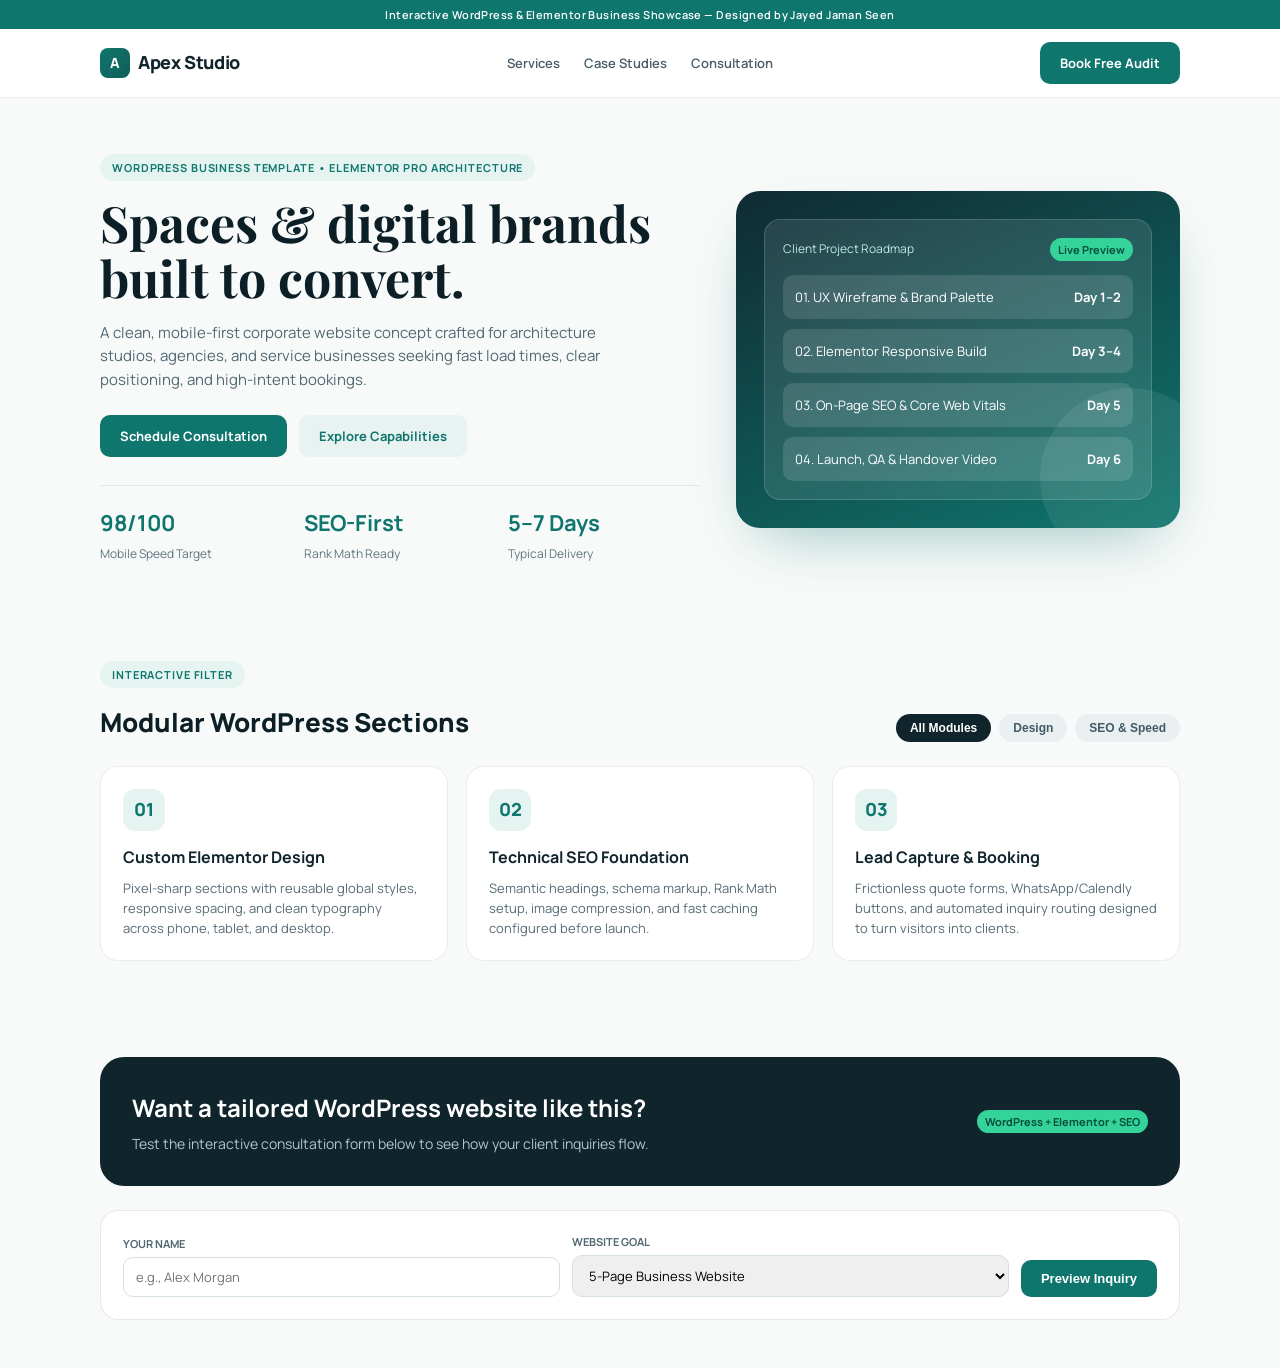
<file: demos/apex-agency.html>
<!DOCTYPE html>
<html lang="en">
<head>
  <meta charset="utf-8">
  <meta name="viewport" content="width=device-width, initial-scale=1.0">
  <title>Apex Architecture &amp; Build — WordPress Business Showcase</title>
  <link rel="preconnect" href="https://fonts.googleapis.com">
  <link rel="preconnect" href="https://fonts.gstatic.com" crossorigin>
  <link href="https://fonts.googleapis.com/css2?family=Manrope:wght@400;500;600;700;800&family=Playfair+Display:wght@600;700&display=swap" rel="stylesheet">
  <style>
    * { box-sizing: border-box; margin: 0; padding: 0; }
    body { font-family: 'Manrope', sans-serif; color: #10242c; background: #f8faf9; line-height: 1.55; }
    .demo-ribbon { background: #0f766e; color: #fff; font-size: 11px; text-align: center; padding: 6px 12px; letter-spacing: .04em; font-weight: 600; }
    header { position: sticky; top: 0; z-index: 20; background: rgba(255,255,255,.94); backdrop-filter: blur(10px); border-bottom: 1px solid rgba(16,36,44,.08); }
    .wrap { max-width: 1120px; margin: 0 auto; padding: 0 20px; }
    .nav { height: 68px; display: flex; align-items: center; justify-content: space-between; gap: 16px; }
    .logo { font-weight: 800; font-size: 18px; letter-spacing: -.02em; display: flex; align-items: center; gap: 8px; color: #10242c; text-decoration: none; }
    .logo-mark { width: 30px; height: 30px; border-radius: 8px; background: linear-gradient(135deg,#0f766e,#115e59); color: #fff; display: grid; place-items: center; font-size: 14px; }
    .nav-links { display: flex; gap: 24px; font-size: 13px; font-weight: 600; color: #475d67; }
    .nav-links a { text-decoration: none; color: inherit; }
    .nav-links a:hover { color: #0f766e; }
    .btn { display: inline-flex; align-items: center; justify-content: center; gap: 8px; padding: 11px 20px; border-radius: 10px; font-size: 13px; font-weight: 700; text-decoration: none; border: none; cursor: pointer; transition: .2s ease; }
    .btn-primary { background: #0f766e; color: #fff; }
    .btn-primary:hover { background: #0b5d57; transform: translateY(-1px); }
    .btn-ghost { background: #e8f2f0; color: #0f766e; }
    .btn-ghost:hover { background: #d6eae6; }
    .hero { padding: 56px 0 48px; display: grid; grid-template-columns: 1.15fr .85fr; gap: 36px; align-items: center; }
    .eyebrow { display: inline-block; padding: 5px 12px; border-radius: 999px; background: #e6f4f1; color: #0f766e; font-size: 11px; font-weight: 700; text-transform: uppercase; letter-spacing: .08em; margin-bottom: 14px; }
    h1 { font-family: 'Playfair Display', serif; font-size: clamp(32px, 4.4vw, 50px); line-height: 1.1; color: #0c1f26; margin-bottom: 16px; }
    .hero p { color: #526872; font-size: 15px; max-width: 520px; margin-bottom: 24px; }
    .hero-actions { display: flex; flex-wrap: wrap; gap: 12px; margin-bottom: 28px; }
    .metrics { display: grid; grid-template-columns: repeat(3, 1fr); gap: 12px; border-top: 1px solid rgba(16,36,44,.08); padding-top: 20px; }
    .metric strong { display: block; font-size: 22px; color: #0f766e; }
    .metric span { font-size: 12px; color: #5f7580; }
    .hero-card { background: linear-gradient(155deg, #102a33, #0f766e); color: #fff; border-radius: 24px; padding: 28px; box-shadow: 0 24px 60px -24px rgba(15,118,110,.45); position: relative; overflow: hidden; }
    .hero-card::after { content: ""; position: absolute; right: -40px; bottom: -40px; width: 180px; height: 180px; border-radius: 50%; background: rgba(255,255,255,.08); }
    .mockup-window { background: rgba(255,255,255,.1); border: 1px solid rgba(255,255,255,.16); border-radius: 16px; padding: 18px; backdrop-filter: blur(8px); }
    .status-row { display: flex; justify-content: space-between; align-items: center; margin-bottom: 14px; font-size: 12px; color: #bceae3; }
    .plan-grid { display: grid; gap: 10px; }
    .plan-item { background: rgba(255,255,255,.12); border-radius: 10px; padding: 12px; display: flex; justify-content: space-between; align-items: center; font-size: 13px; }
    .badge { padding: 3px 8px; border-radius: 999px; font-size: 11px; font-weight: 700; background: #34d399; color: #064e3b; }
    section { padding: 48px 0; }
    .section-head { display: flex; justify-content: space-between; align-items: flex-end; gap: 16px; margin-bottom: 24px; flex-wrap: wrap; }
    .section-head h2 { font-size: 26px; font-weight: 800; color: #0c1f26; }
    .tabs { display: flex; gap: 8px; flex-wrap: wrap; }
    .tab { padding: 7px 14px; border-radius: 999px; font-size: 12px; font-weight: 700; background: #eaf0f1; color: #425a65; border: none; cursor: pointer; }
    .tab.active { background: #10242c; color: #fff; }
    .grid-3 { display: grid; grid-template-columns: repeat(3, 1fr); gap: 18px; }
    .card { background: #fff; border: 1px solid rgba(16,36,44,.08); border-radius: 18px; padding: 22px; transition: .2s ease; }
    .card:hover { transform: translateY(-3px); box-shadow: 0 16px 32px -20px rgba(16,36,44,.25); }
    .icon-box { width: 42px; height: 42px; border-radius: 12px; background: #e6f4f1; color: #0f766e; display: grid; place-items: center; font-size: 18px; font-weight: 800; margin-bottom: 14px; }
    .card h3 { font-size: 16px; margin-bottom: 8px; }
    .card p { font-size: 13px; color: #566b75; }
    .cta-banner { background: #10242c; color: #fff; border-radius: 24px; padding: 32px; display: flex; justify-content: space-between; align-items: center; gap: 20px; flex-wrap: wrap; }
    .cta-banner p { color: #b2c5cd; font-size: 14px; margin-top: 6px; }
    .booking-box { background: #fff; border: 1px solid rgba(16,36,44,.1); border-radius: 18px; padding: 22px; margin-top: 24px; display: grid; grid-template-columns: 1fr 1fr auto; gap: 12px; align-items: end; }
    .field label { display: block; font-size: 11px; font-weight: 700; text-transform: uppercase; color: #526872; margin-bottom: 5px; }
    .field input, .field select { width: 100%; padding: 10px 12px; border-radius: 10px; border: 1px solid #d5e0e3; font-family: inherit; font-size: 13px; }
    .toast { display: none; margin-top: 12px; padding: 10px 14px; border-radius: 10px; background: #dcfce7; color: #166534; font-size: 13px; font-weight: 600; }
    @media (max-width: 820px) {
      .hero, .grid-3, .booking-box { grid-template-columns: 1fr; }
      .nav-links { display: none; }
    }
  </style>
</head>
<body>
  <div class="demo-ribbon">Interactive WordPress &amp; Elementor Business Showcase — Designed by Jayed Jaman Seen</div>
  <header>
    <div class="wrap nav">
      <a href="#top" class="logo"><span class="logo-mark">A</span> Apex Studio</a>
      <nav class="nav-links">
        <a href="#services">Services</a>
        <a href="#projects">Case Studies</a>
        <a href="#book">Consultation</a>
      </nav>
      <a href="#book" class="btn btn-primary">Book Free Audit</a>
    </div>
  </header>

  <main class="wrap" id="top">
    <section class="hero">
      <div>
        <span class="eyebrow">WordPress Business Template • Elementor Pro Architecture</span>
        <h1>Spaces &amp; digital brands built to convert.</h1>
        <p>A clean, mobile-first corporate website concept crafted for architecture studios, agencies, and service businesses seeking fast load times, clear positioning, and high-intent bookings.</p>
        <div class="hero-actions">
          <a href="#book" class="btn btn-primary">Schedule Consultation</a>
          <a href="#services" class="btn btn-ghost">Explore Capabilities</a>
        </div>
        <div class="metrics">
          <div class="metric"><strong>98/100</strong><span>Mobile Speed Target</span></div>
          <div class="metric"><strong>SEO-First</strong><span>Rank Math Ready</span></div>
          <div class="metric"><strong>5–7 Days</strong><span>Typical Delivery</span></div>
        </div>
      </div>
      <div class="hero-card">
        <div class="mockup-window">
          <div class="status-row"><span>Client Project Roadmap</span><span class="badge">Live Preview</span></div>
          <div class="plan-grid">
            <div class="plan-item"><span>01. UX Wireframe &amp; Brand Palette</span><strong>Day 1–2</strong></div>
            <div class="plan-item"><span>02. Elementor Responsive Build</span><strong>Day 3–4</strong></div>
            <div class="plan-item"><span>03. On-Page SEO &amp; Core Web Vitals</span><strong>Day 5</strong></div>
            <div class="plan-item"><span>04. Launch, QA &amp; Handover Video</span><strong>Day 6</strong></div>
          </div>
        </div>
      </div>
    </section>

    <section id="services">
      <div class="section-head">
        <div>
          <span class="eyebrow">Interactive Filter</span>
          <h2>Modular WordPress Sections</h2>
        </div>
        <div class="tabs" id="service-tabs">
          <button class="tab active" data-filter="all">All Modules</button>
          <button class="tab" data-filter="design">Design</button>
          <button class="tab" data-filter="growth">SEO &amp; Speed</button>
        </div>
      </div>
      <div class="grid-3" id="service-cards">
        <article class="card" data-cat="design">
          <div class="icon-box">01</div>
          <h3>Custom Elementor Design</h3>
          <p>Pixel-sharp sections with reusable global styles, responsive spacing, and clean typography across phone, tablet, and desktop.</p>
        </article>
        <article class="card" data-cat="growth">
          <div class="icon-box">02</div>
          <h3>Technical SEO Foundation</h3>
          <p>Semantic headings, schema markup, Rank Math setup, image compression, and fast caching configured before launch.</p>
        </article>
        <article class="card" data-cat="design">
          <div class="icon-box">03</div>
          <h3>Lead Capture &amp; Booking</h3>
          <p>Frictionless quote forms, WhatsApp/Calendly buttons, and automated inquiry routing designed to turn visitors into clients.</p>
        </article>
      </div>
    </section>

    <section id="book">
      <div class="cta-banner">
        <div>
          <h2>Want a tailored WordPress website like this?</h2>
          <p>Test the interactive consultation form below to see how your client inquiries flow.</p>
        </div>
        <span class="badge">WordPress + Elementor + SEO</span>
      </div>
      <form class="booking-box" id="demo-booking-form">
        <div class="field">
          <label for="b-name">Your Name</label>
          <input id="b-name" required placeholder="e.g., Alex Morgan">
        </div>
        <div class="field">
          <label for="b-service">Website Goal</label>
          <select id="b-service">
            <option>5-Page Business Website</option>
            <option>High-Converting Landing Page</option>
            <option>Website Redesign &amp; Speed Fix</option>
          </select>
        </div>
        <button type="submit" class="btn btn-primary">Preview Inquiry</button>
      </form>
      <div class="toast" id="booking-toast"></div>
    </section>
  </main>

  <script>
    document.querySelectorAll('#service-tabs .tab').forEach(btn => {
      btn.addEventListener('click', () => {
        document.querySelectorAll('#service-tabs .tab').forEach(b => b.classList.remove('active'));
        btn.classList.add('active');
        const filter = btn.dataset.filter;
        document.querySelectorAll('#service-cards .card').forEach(card => {
          card.style.display = (filter === 'all' || card.dataset.cat === filter) ? 'block' : 'none';
        });
      });
    });
    document.getElementById('demo-booking-form').addEventListener('submit', e => {
      e.preventDefault();
      const name = document.getElementById('b-name').value.trim() || 'Client';
      const goal = document.getElementById('b-service').value;
      const toast = document.getElementById('booking-toast');
      toast.textContent = `Demo confirmation: Thank you, ${name}! Your "${goal}" inquiry would route directly to Email & WhatsApp.`;
      toast.style.display = 'block';
    });
  </script>
</body>
</html>
</file>
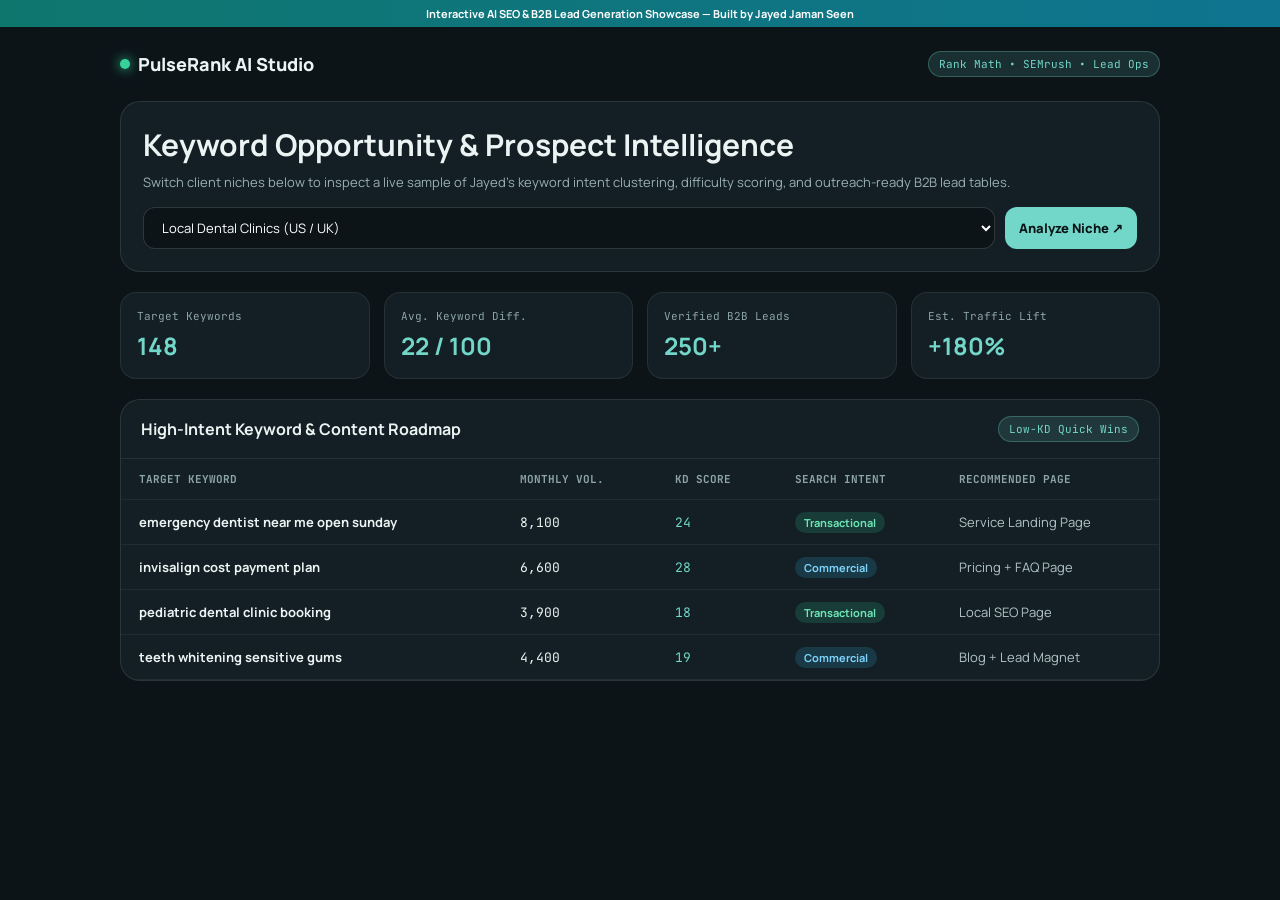
<file: demos/pulse-ai-seo.html>
<!DOCTYPE html>
<html lang="en">
<head>
  <meta charset="utf-8">
  <meta name="viewport" content="width=device-width, initial-scale=1.0">
  <title>PulseRank AI — SEO Audit &amp; Lead Generation Showcase</title>
  <link rel="preconnect" href="https://fonts.googleapis.com">
  <link rel="preconnect" href="https://fonts.gstatic.com" crossorigin>
  <link href="https://fonts.googleapis.com/css2?family=JetBrains+Mono:wght@500;700&family=Manrope:wght@400;600;700;800&display=swap" rel="stylesheet">
  <style>
    * { box-sizing: border-box; margin: 0; padding: 0; }
    body { font-family: 'Manrope', sans-serif; background: #0c1418; color: #ecf4f3; padding-bottom: 40px; }
    .ribbon { background: linear-gradient(90deg,#0f766e,#0e7490); color: #fff; font-size: 11px; text-align: center; padding: 6px 12px; font-weight: 700; }
    .wrap { max-width: 1080px; margin: 0 auto; padding: 24px 20px; }
    .top { display: flex; justify-content: space-between; align-items: center; gap: 12px; flex-wrap: wrap; margin-bottom: 24px; }
    .brand { font-weight: 800; font-size: 18px; display: flex; align-items: center; gap: 8px; }
    .dot { width: 10px; height: 10px; border-radius: 50%; background: #34d399; box-shadow: 0 0 12px #34d399; }
    .chip { font-family: 'JetBrains Mono', monospace; font-size: 11px; padding: 5px 10px; border-radius: 999px; background: rgba(114,214,201,.14); color: #72d6c9; border: 1px solid rgba(114,214,201,.3); }
    .search-panel { background: #131f24; border: 1px solid rgba(255,255,255,.1); border-radius: 20px; padding: 22px; margin-bottom: 20px; }
    .search-panel h1 { font-size: clamp(22px, 3vw, 30px); margin-bottom: 8px; }
    .search-panel p { color: #9ab0b3; font-size: 13px; margin-bottom: 16px; }
    .controls { display: flex; gap: 10px; flex-wrap: wrap; }
    select, button { font-family: inherit; font-size: 13px; border-radius: 12px; padding: 10px 14px; }
    select { background: #0c1418; color: #fff; border: 1px solid rgba(255,255,255,.15); flex: 1; min-width: 220px; }
    .run-btn { background: #72d6c9; color: #091316; border: none; font-weight: 800; cursor: pointer; }
    .kpis { display: grid; grid-template-columns: repeat(4, 1fr); gap: 14px; margin-bottom: 20px; }
    .kpi { background: #131f24; border: 1px solid rgba(255,255,255,.08); border-radius: 16px; padding: 16px; }
    .kpi small { font-size: 11px; color: #8da4a8; display: block; margin-bottom: 6px; font-family: 'JetBrains Mono', monospace; }
    .kpi strong { font-size: 24px; color: #72d6c9; }
    .table-card { background: #131f24; border: 1px solid rgba(255,255,255,.1); border-radius: 20px; overflow: hidden; }
    .table-head { padding: 16px 20px; border-bottom: 1px solid rgba(255,255,255,.08); display: flex; justify-content: space-between; align-items: center; }
    table { width: 100%; border-collapse: collapse; font-size: 13px; }
    th, td { text-align: left; padding: 13px 18px; border-bottom: 1px solid rgba(255,255,255,.06); }
    th { font-size: 11px; text-transform: uppercase; color: #8da4a8; font-family: 'JetBrains Mono', monospace; }
    .intent { padding: 3px 9px; border-radius: 999px; font-size: 11px; font-weight: 700; }
    .intent.buy { background: rgba(52,211,153,.16); color: #6ee7b7; }
    .intent.com { background: rgba(56,189,248,.16); color: #7dd3fc; }
    @media (max-width: 720px) { .kpis { grid-template-columns: repeat(2, 1fr); } th:nth-child(4), td:nth-child(4) { display: none; } }
  </style>
</head>
<body>
  <div class="ribbon">Interactive AI SEO &amp; B2B Lead Generation Showcase — Built by Jayed Jaman Seen</div>
  <div class="wrap">
    <div class="top">
      <div class="brand"><span class="dot"></span> PulseRank AI Studio</div>
      <span class="chip">Rank Math • SEMrush • Lead Ops</span>
    </div>

    <div class="search-panel">
      <h1>Keyword Opportunity &amp; Prospect Intelligence</h1>
      <p>Switch client niches below to inspect a live sample of Jayed's keyword intent clustering, difficulty scoring, and outreach-ready B2B lead tables.</p>
      <div class="controls">
        <select id="niche-select">
          <option value="dental">Local Dental Clinics (US / UK)</option>
          <option value="ecommerce">Boutique Coffee &amp; E-Commerce</option>
          <option value="agency">WordPress &amp; Digital Agencies</option>
        </select>
        <button class="run-btn" id="refresh-btn">Analyze Niche ↗</button>
      </div>
    </div>

    <div class="kpis" id="kpi-row"></div>

    <div class="table-card">
      <div class="table-head">
        <strong id="table-title">High-Intent Keyword &amp; Content Roadmap</strong>
        <span class="chip" id="audit-badge">Low-KD Quick Wins</span>
      </div>
      <table>
        <thead>
          <tr><th>Target Keyword</th><th>Monthly Vol.</th><th>KD Score</th><th>Search Intent</th><th>Recommended Page</th></tr>
        </thead>
        <tbody id="kw-body"></tbody>
      </table>
    </div>
  </div>

  <script>
    const DATA = {
      dental: {
        kpis: [["Target Keywords","148"],["Avg. Keyword Diff.","22 / 100"],["Verified B2B Leads","250+"],["Est. Traffic Lift","+180%"]],
        rows: [
          ["emergency dentist near me open sunday","8,100","24","Transactional","Service Landing Page"],
          ["invisalign cost payment plan","6,600","28","Commercial","Pricing + FAQ Page"],
          ["pediatric dental clinic booking","3,900","18","Transactional","Local SEO Page"],
          ["teeth whitening sensitive gums","4,400","19","Commercial","Blog + Lead Magnet"]
        ]
      },
      ecommerce: {
        kpis: [["Target Keywords","210"],["Avg. Keyword Diff.","26 / 100"],["Product Clusters","18"],["Checkout Speed","1.1s"]],
        rows: [
          ["single origin ethiopian coffee beans","9,900","29","Transactional","WooCommerce Product"],
          ["best pour over kettle for beginners","5,400","21","Commercial","Buying Guide + CTA"],
          ["organic coffee gift box subscription","4,200","24","Transactional","Bundle Landing Page"],
          ["fresh roasted espresso beans delivery","7,200","31","Transactional","Category Hub"]
        ]
      },
      agency: {
        kpis: [["Target Keywords","125"],["Avg. Keyword Diff.","25 / 100"],["Agency Prospects","320+"],["Email Verification","98.4%"]],
        rows: [
          ["wordpress speed optimization service","4,800","27","Transactional","Core Service Page"],
          ["elementor landing page designer","3,600","22","Transactional","Fiverr / Service Hub"],
          ["woocommerce store setup checklist","2,900","16","Commercial","Lead Magnet Guide"],
          ["ai website automation for small business","3,100","19","Commercial","Case Study Page"]
        ]
      }
    };
    function renderNiche() {
      const key = document.getElementById("niche-select").value;
      const d = DATA[key];
      document.getElementById("kpi-row").innerHTML = d.kpis.map(([l,v]) => `<div class="kpi"><small>${l}</small><strong>${v}</strong></div>`).join("");
      document.getElementById("kw-body").innerHTML = d.rows.map(([kw,vol,kd,intent,page]) => `
        <tr>
          <td><strong>${kw}</strong></td>
          <td style="font-family:'JetBrains Mono',monospace">${vol}</td>
          <td style="font-family:'JetBrains Mono',monospace;color:#72d6c9">${kd}</td>
          <td><span class="intent ${intent==='Transactional'?'buy':'com'}">${intent}</span></td>
          <td style="color:#b2c4c7">${page}</td>
        </tr>
      `).join("");
    }
    document.getElementById("niche-select").addEventListener("change", renderNiche);
    document.getElementById("refresh-btn").addEventListener("click", renderNiche);
    renderNiche();
  </script>
</body>
</html>
</file>
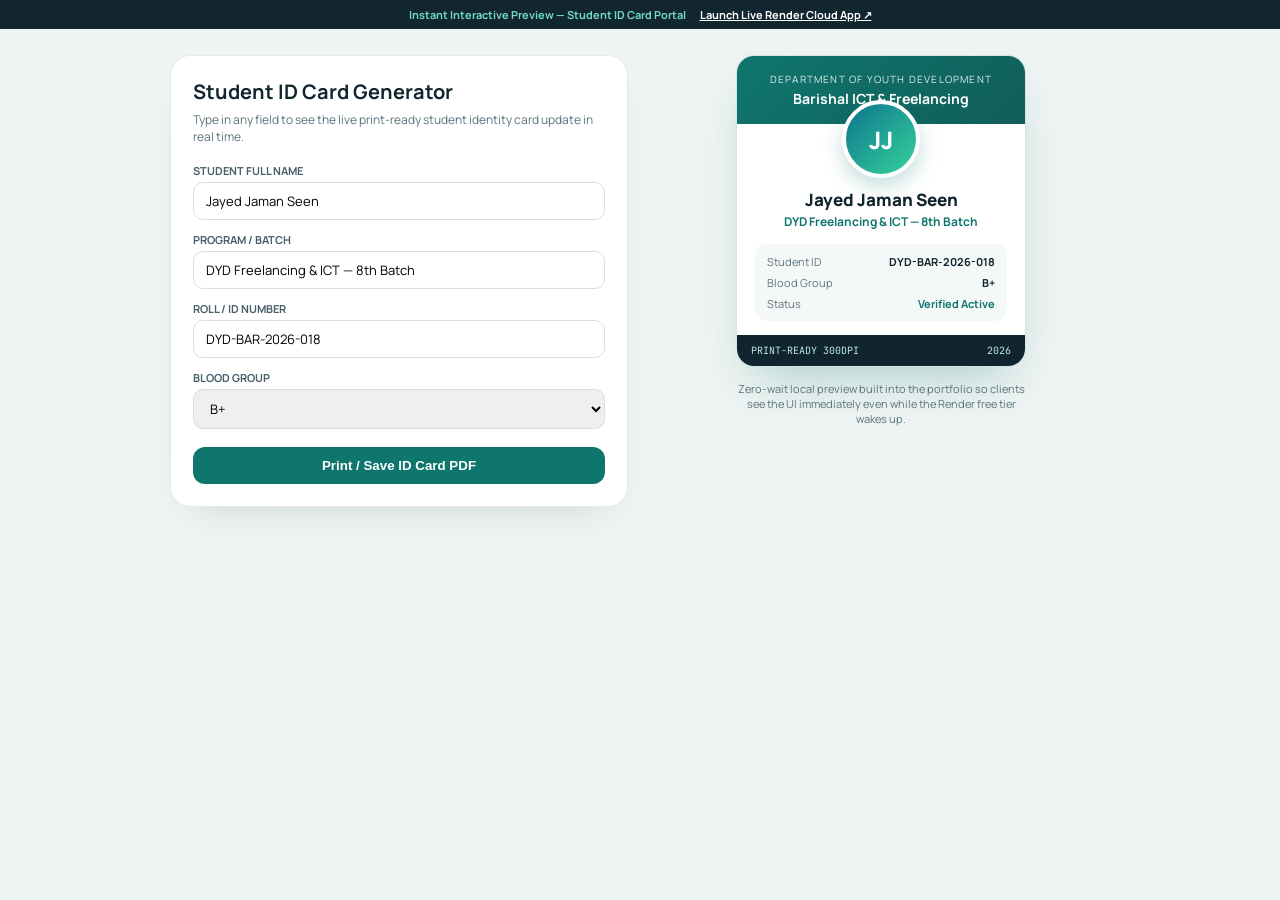
<file: demos/student-id-preview.html>
<!DOCTYPE html>
<html lang="en">
<head>
  <meta charset="utf-8">
  <meta name="viewport" content="width=device-width, initial-scale=1.0">
  <title>Automated Student ID Card Generator — Interactive Preview</title>
  <link rel="preconnect" href="https://fonts.googleapis.com">
  <link rel="preconnect" href="https://fonts.gstatic.com" crossorigin>
  <link href="https://fonts.googleapis.com/css2?family=JetBrains+Mono:wght@500;700&family=Manrope:wght@400;600;700;800&display=swap" rel="stylesheet">
  <style>
    * { box-sizing: border-box; margin: 0; padding: 0; }
    body { font-family: 'Manrope', sans-serif; background: #eef4f3; color: #122630; min-height: 100vh; }
    .ribbon { background: #122630; color: #72d6c9; font-size: 11px; text-align: center; padding: 7px 12px; font-weight: 700; display: flex; justify-content: center; gap: 14px; flex-wrap: wrap; }
    .ribbon a { color: #fff; text-decoration: underline; }
    .wrap { max-width: 980px; margin: 0 auto; padding: 26px 20px; display: grid; grid-template-columns: 1fr 1fr; gap: 24px; align-items: start; }
    .panel { background: #fff; border: 1px solid rgba(18,38,48,.1); border-radius: 20px; padding: 22px; box-shadow: 0 18px 40px -28px rgba(18,38,48,.25); }
    h1 { font-size: 20px; margin-bottom: 6px; }
    p.sub { font-size: 12px; color: #5b727d; margin-bottom: 18px; }
    .field { margin-bottom: 12px; }
    .field label { display: block; font-size: 11px; font-weight: 700; text-transform: uppercase; color: #47606b; margin-bottom: 4px; }
    .field input, .field select { width: 100%; padding: 9px 12px; border-radius: 10px; border: 1px solid #d4e0e2; font-family: inherit; font-size: 13px; }
    .btn { width: 100%; background: #0f766e; color: #fff; border: none; padding: 11px; border-radius: 12px; font-weight: 700; cursor: pointer; margin-top: 6px; }
    .id-stage { display: flex; flex-direction: column; align-items: center; gap: 14px; }
    .id-card { width: 290px; background: #fff; border-radius: 18px; overflow: hidden; box-shadow: 0 24px 48px -20px rgba(15,118,110,.35); border: 1px solid rgba(15,118,110,.18); }
    .id-top { background: linear-gradient(135deg,#0f766e,#115e59); color: #fff; padding: 16px; text-align: center; }
    .id-top small { font-size: 10px; letter-spacing: .12em; text-transform: uppercase; opacity: .88; display: block; }
    .id-top strong { font-size: 14px; display: block; margin-top: 3px; }
    .id-body { padding: 18px 18px 14px; text-align: center; }
    .avatar { width: 78px; height: 78px; border-radius: 50%; margin: -42px auto 10px; background: linear-gradient(135deg,#0e7490,#34d399); border: 4px solid #fff; display: grid; place-items: center; color: #fff; font-weight: 800; font-size: 24px; box-shadow: 0 8px 20px rgba(15,118,110,.25); }
    .id-name { font-size: 17px; font-weight: 800; color: #0f242c; }
    .id-role { font-size: 12px; color: #0f766e; font-weight: 700; margin-top: 2px; }
    .id-meta { margin-top: 14px; text-align: left; background: #f4f8f7; border-radius: 12px; padding: 10px 12px; font-size: 11px; display: grid; gap: 6px; }
    .id-row { display: flex; justify-content: space-between; }
    .id-row span { color: #5f757f; }
    .id-foot { background: #0f242c; color: #bceae3; font-family: 'JetBrains Mono', monospace; font-size: 10px; padding: 9px 14px; display: flex; justify-content: space-between; }
    @media (max-width: 760px) { .wrap { grid-template-columns: 1fr; } }
  </style>
</head>
<body>
  <div class="ribbon">
    <span>Instant Interactive Preview — Student ID Card Portal</span>
    <a href="https://student-id-portal-1.onrender.com" target="_blank" rel="noopener noreferrer">Launch Live Render Cloud App ↗</a>
  </div>
  <div class="wrap">
    <div class="panel">
      <h1>Student ID Card Generator</h1>
      <p class="sub">Type in any field to see the live print-ready student identity card update in real time.</p>
      <div class="field"><label for="s-name">Student Full Name</label><input id="s-name" value="Jayed Jaman Seen"></div>
      <div class="field"><label for="s-batch">Program / Batch</label><input id="s-batch" value="DYD Freelancing & ICT — 8th Batch"></div>
      <div class="field"><label for="s-id">Roll / ID Number</label><input id="s-id" value="DYD-BAR-2026-018"></div>
      <div class="field">
        <label for="s-blood">Blood Group</label>
        <select id="s-blood"><option>B+</option><option>O+</option><option>A+</option><option>AB+</option></select>
      </div>
      <button class="btn" onclick="window.print()">Print / Save ID Card PDF</button>
    </div>

    <div class="id-stage">
      <div class="id-card">
        <div class="id-top">
          <small>Department of Youth Development</small>
          <strong>Barishal ICT &amp; Freelancing</strong>
        </div>
        <div class="id-body">
          <div class="avatar" id="c-initials">JJ</div>
          <div class="id-name" id="c-name">Jayed Jaman Seen</div>
          <div class="id-role" id="c-batch">DYD Freelancing &amp; ICT — 8th Batch</div>
          <div class="id-meta">
            <div class="id-row"><span>Student ID</span><strong id="c-id">DYD-BAR-2026-018</strong></div>
            <div class="id-row"><span>Blood Group</span><strong id="c-blood">B+</strong></div>
            <div class="id-row"><span>Status</span><strong style="color:#0f766e">Verified Active</strong></div>
          </div>
        </div>
        <div class="id-foot"><span>PRINT-READY 300DPI</span><span>2026</span></div>
      </div>
      <p style="font-size:11px;color:#5b727d;text-align:center;max-width:290px">Zero-wait local preview built into the portfolio so clients see the UI immediately even while the Render free tier wakes up.</p>
    </div>
  </div>
  <script>
    function syncCard() {
      const name = document.getElementById('s-name').value.trim() || 'Student Name';
      document.getElementById('c-name').textContent = name;
      document.getElementById('c-batch').textContent = document.getElementById('s-batch').value.trim() || 'Program';
      document.getElementById('c-id').textContent = document.getElementById('s-id').value.trim() || 'ID-001';
      document.getElementById('c-blood').textContent = document.getElementById('s-blood').value;
      const parts = name.split(/\s+/).filter(Boolean);
      document.getElementById('c-initials').textContent = (parts[0]?.[0] || 'S') + (parts[1]?.[0] || '');
    }
    ['s-name','s-batch','s-id','s-blood'].forEach(id => document.getElementById(id).addEventListener('input', syncCard));
  </script>
</body>
</html>
</file>
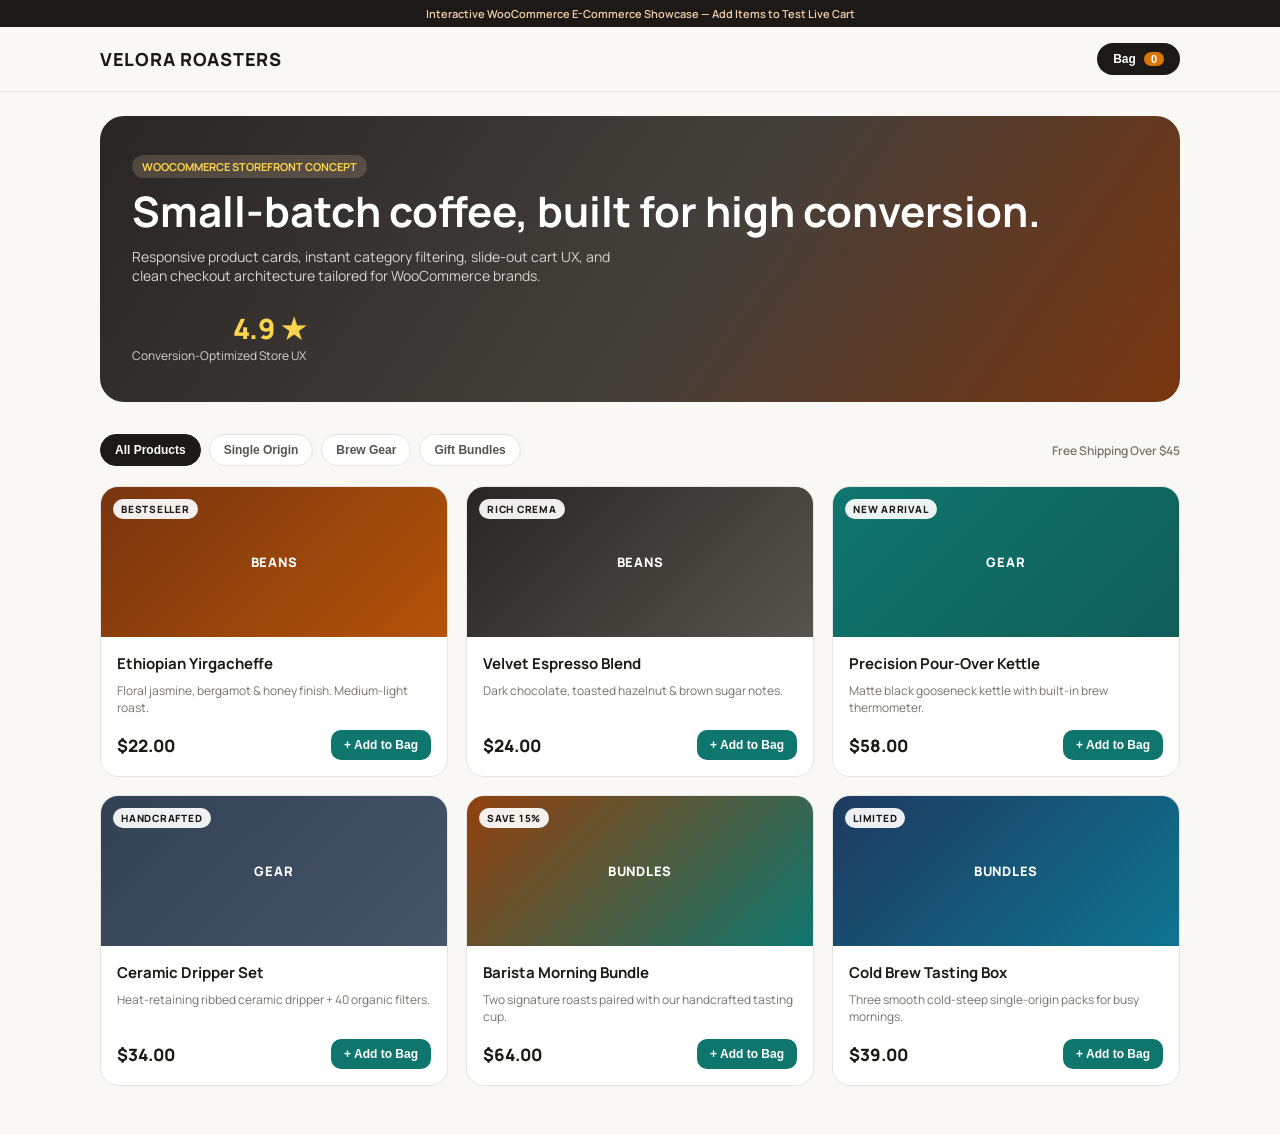
<file: demos/velora-store.html>
<!DOCTYPE html>
<html lang="en">
<head>
  <meta charset="utf-8">
  <meta name="viewport" content="width=device-width, initial-scale=1.0">
  <title>Velora Roasters — WooCommerce Storefront Showcase</title>
  <link rel="preconnect" href="https://fonts.googleapis.com">
  <link rel="preconnect" href="https://fonts.gstatic.com" crossorigin>
  <link href="https://fonts.googleapis.com/css2?family=Manrope:wght@400;500;600;700;800&display=swap" rel="stylesheet">
  <style>
    * { box-sizing: border-box; margin: 0; padding: 0; }
    body { font-family: 'Manrope', sans-serif; background: #faf8f5; color: #1c1917; }
    .ribbon { background: #1c1917; color: #f5d0a9; font-size: 11px; text-align: center; padding: 6px 12px; font-weight: 600; }
    header { position: sticky; top: 0; z-index: 20; background: rgba(250,248,245,.95); backdrop-filter: blur(8px); border-bottom: 1px solid rgba(28,25,23,.08); }
    .wrap { max-width: 1120px; margin: 0 auto; padding: 0 20px; }
    .nav { height: 64px; display: flex; align-items: center; justify-content: space-between; }
    .brand { font-weight: 800; font-size: 18px; letter-spacing: .04em; color: #1c1917; text-decoration: none; }
    .cart-btn { background: #1c1917; color: #fff; border: none; padding: 9px 16px; border-radius: 999px; font-size: 12px; font-weight: 700; cursor: pointer; display: inline-flex; align-items: center; gap: 8px; }
    .cart-count { background: #d97706; color: #fff; padding: 1px 7px; border-radius: 999px; font-size: 11px; }
    .hero { margin: 24px 0 32px; background: linear-gradient(125deg, #292524 0%, #44403c 55%, #78350f 100%); color: #fff; border-radius: 24px; padding: 38px 32px; display: flex; justify-content: space-between; align-items: center; gap: 24px; flex-wrap: wrap; }
    .hero h1 { font-size: clamp(28px, 4vw, 42px); line-height: 1.12; margin: 10px 0 12px; }
    .hero p { color: #d6d3d1; max-width: 480px; font-size: 14px; }
    .pill { display: inline-block; padding: 4px 10px; border-radius: 999px; background: rgba(245,208,169,.18); color: #fcd34d; font-size: 11px; font-weight: 700; }
    .toolbar { display: flex; justify-content: space-between; align-items: center; flex-wrap: wrap; gap: 12px; margin-bottom: 20px; }
    .filters { display: flex; gap: 8px; flex-wrap: wrap; }
    .fbtn { padding: 8px 14px; border-radius: 999px; border: 1px solid #e7e5e4; background: #fff; font-size: 12px; font-weight: 700; cursor: pointer; color: #57534e; }
    .fbtn.active { background: #1c1917; color: #fff; border-color: #1c1917; }
    .grid { display: grid; grid-template-columns: repeat(3, 1fr); gap: 18px; padding-bottom: 48px; }
    .product { background: #fff; border: 1px solid #e7e5e4; border-radius: 18px; overflow: hidden; display: flex; flex-direction: column; transition: .2s ease; }
    .product:hover { transform: translateY(-3px); box-shadow: 0 16px 32px -20px rgba(28,25,23,.25); }
    .thumb { height: 150px; display: grid; place-items: center; color: #fff; font-weight: 800; font-size: 13px; letter-spacing: .06em; text-transform: uppercase; position: relative; }
    .tag { position: absolute; top: 12px; left: 12px; background: rgba(255,255,255,.92); color: #1c1917; font-size: 10px; padding: 3px 8px; border-radius: 999px; font-weight: 800; }
    .p-body { padding: 16px; display: flex; flex-direction: column; gap: 8px; flex: 1; }
    .p-body h3 { font-size: 15px; }
    .p-body p { font-size: 12px; color: #78716c; flex: 1; }
    .p-foot { display: flex; justify-content: space-between; align-items: center; margin-top: 6px; }
    .price { font-size: 17px; font-weight: 800; color: #1c1917; }
    .add-btn { background: #0f766e; color: #fff; border: none; padding: 8px 13px; border-radius: 10px; font-size: 12px; font-weight: 700; cursor: pointer; }
    .add-btn:hover { background: #0b5d57; }
    .drawer-backdrop { position: fixed; inset: 0; background: rgba(0,0,0,.45); display: none; justify-content: flex-end; z-index: 40; }
    .drawer-backdrop.open { display: flex; }
    .drawer { width: min(360px, 92vw); background: #fff; height: 100%; padding: 22px; display: flex; flex-direction: column; justify-content: space-between; }
    .drawer-head { display: flex; justify-content: space-between; align-items: center; border-bottom: 1px solid #e7e5e4; padding-bottom: 12px; }
    .cart-items { flex: 1; overflow-y: auto; padding: 14px 0; display: flex; flex-direction: column; gap: 10px; }
    .cart-row { display: flex; justify-content: space-between; align-items: center; background: #faf8f5; padding: 10px 12px; border-radius: 12px; font-size: 13px; }
    .checkout-btn { width: 100%; background: #1c1917; color: #fff; border: none; padding: 12px; border-radius: 12px; font-weight: 700; cursor: pointer; margin-top: 10px; }
    @media (max-width: 780px) { .grid { grid-template-columns: 1fr; } }
  </style>
</head>
<body>
  <div class="ribbon">Interactive WooCommerce E-Commerce Showcase — Add Items to Test Live Cart</div>
  <header>
    <div class="wrap nav">
      <a href="#" class="brand">VELORA ROASTERS</a>
      <button class="cart-btn" id="open-cart">Bag <span class="cart-count" id="cart-count">0</span></button>
    </div>
  </header>

  <main class="wrap">
    <section class="hero">
      <div>
        <span class="pill">WOOCOMMERCE STOREFRONT CONCEPT</span>
        <h1>Small-batch coffee, built for high conversion.</h1>
        <p>Responsive product cards, instant category filtering, slide-out cart UX, and clean checkout architecture tailored for WooCommerce brands.</p>
      </div>
      <div style="text-align:right">
        <div style="font-size:28px;font-weight:800;color:#fcd34d">4.9 ★</div>
        <div style="font-size:12px;color:#d6d3d1">Conversion-Optimized Store UX</div>
      </div>
    </section>

    <div class="toolbar">
      <div class="filters">
        <button class="fbtn active" data-cat="all">All Products</button>
        <button class="fbtn" data-cat="beans">Single Origin</button>
        <button class="fbtn" data-cat="gear">Brew Gear</button>
        <button class="fbtn" data-cat="bundles">Gift Bundles</button>
      </div>
      <span style="font-size:12px;color:#78716c;font-weight:600">Free Shipping Over $45</span>
    </div>

    <div class="grid" id="product-grid"></div>
  </main>

  <div class="drawer-backdrop" id="cart-drawer">
    <div class="drawer">
      <div class="drawer-head">
        <strong>Your Shopping Bag</strong>
        <button id="close-cart" style="border:none;background:#f5f5f4;padding:6px 10px;border-radius:8px;cursor:pointer;font-weight:700">✕</button>
      </div>
      <div class="cart-items" id="cart-items"></div>
      <div style="border-top:1px solid #e7e5e4;padding-top:14px">
        <div style="display:flex;justify-content:space-between;font-weight:800;font-size:16px">
          <span>Subtotal</span>
          <span id="cart-total">$0.00</span>
        </div>
        <button class="checkout-btn" id="checkout-btn">Proceed to WooCommerce Checkout →</button>
        <div id="checkout-msg" style="font-size:12px;color:#0f766e;margin-top:8px;font-weight:600"></div>
      </div>
    </div>
  </div>

  <script>
    const PRODUCTS = [
      { id: 1, name: "Ethiopian Yirgacheffe", cat: "beans", price: 22, tag: "Bestseller", desc: "Floral jasmine, bergamot & honey finish. Medium-light roast.", bg: "linear-gradient(135deg,#78350f,#b45309)" },
      { id: 2, name: "Velvet Espresso Blend", cat: "beans", price: 24, tag: "Rich Crema", desc: "Dark chocolate, toasted hazelnut & brown sugar notes.", bg: "linear-gradient(135deg,#292524,#57534e)" },
      { id: 3, name: "Precision Pour-Over Kettle", cat: "gear", price: 58, tag: "New Arrival", desc: "Matte black gooseneck kettle with built-in brew thermometer.", bg: "linear-gradient(135deg,#0f766e,#115e59)" },
      { id: 4, name: "Ceramic Dripper Set", cat: "gear", price: 34, tag: "Handcrafted", desc: "Heat-retaining ribbed ceramic dripper + 40 organic filters.", bg: "linear-gradient(135deg,#334155,#475569)" },
      { id: 5, name: "Barista Morning Bundle", cat: "bundles", price: 64, tag: "Save 15%", desc: "Two signature roasts paired with our handcrafted tasting cup.", bg: "linear-gradient(135deg,#92400e,#0f766e)" },
      { id: 6, name: "Cold Brew Tasting Box", cat: "bundles", price: 39, tag: "Limited", desc: "Three smooth cold-steep single-origin packs for busy mornings.", bg: "linear-gradient(135deg,#1e3a5f,#0e7490)" }
    ];
    let activeCat = "all";
    const cart = [];
    function renderProducts() {
      const list = activeCat === "all" ? PRODUCTS : PRODUCTS.filter(p => p.cat === activeCat);
      document.getElementById("product-grid").innerHTML = list.map(p => `
        <article class="product">
          <div class="thumb" style="background:${p.bg}"><span class="tag">${p.tag}</span><span>${p.cat}</span></div>
          <div class="p-body">
            <h3>${p.name}</h3>
            <p>${p.desc}</p>
            <div class="p-foot">
              <span class="price">$${p.price}.00</span>
              <button class="add-btn" onclick="addToCart(${p.id})">+ Add to Bag</button>
            </div>
          </div>
        </article>
      `).join("");
    }
    function renderCart() {
      document.getElementById("cart-count").textContent = cart.reduce((a, b) => a + b.qty, 0);
      const total = cart.reduce((a, b) => a + b.price * b.qty, 0);
      document.getElementById("cart-total").textContent = `$${total.toFixed(2)}`;
      document.getElementById("cart-items").innerHTML = cart.length ? cart.map(item => `
        <div class="cart-row">
          <div><strong>${item.name}</strong><div style="font-size:11px;color:#78716c">$${item.price} × ${item.qty}</div></div>
          <button onclick="removeFromCart(${item.id})" style="border:none;background:#fee2e2;color:#b91c1c;padding:4px 8px;border-radius:8px;cursor:pointer;font-size:11px;font-weight:700">Remove</button>
        </div>
      `).join("") : `<p style="color:#78716c;font-size:13px">Your bag is empty. Click "+ Add to Bag" on any product to test the live cart.</p>`;
    }
    window.addToCart = id => {
      const p = PRODUCTS.find(x => x.id === id);
      const existing = cart.find(x => x.id === id);
      if (existing) existing.qty++;
      else cart.push({ ...p, qty: 1 });
      renderCart();
      document.getElementById("cart-drawer").classList.add("open");
    };
    window.removeFromCart = id => {
      const idx = cart.findIndex(x => x.id === id);
      if (idx > -1) cart.splice(idx, 1);
      renderCart();
    };
    document.querySelectorAll(".fbtn").forEach(b => b.addEventListener("click", () => {
      document.querySelectorAll(".fbtn").forEach(x => x.classList.remove("active"));
      b.classList.add("active");
      activeCat = b.dataset.cat;
      renderProducts();
    }));
    document.getElementById("open-cart").onclick = () => document.getElementById("cart-drawer").classList.add("open");
    document.getElementById("close-cart").onclick = () => document.getElementById("cart-drawer").classList.remove("open");
    document.getElementById("checkout-btn").onclick = () => {
      document.getElementById("checkout-msg").textContent = cart.length
        ? "Demo checkout ready! Stripe, PayPal, or SSLCommerz connects here in production."
        : "Add at least one item first.";
    };
    renderProducts();
    renderCart();
  </script>
</body>
</html>
</file>
